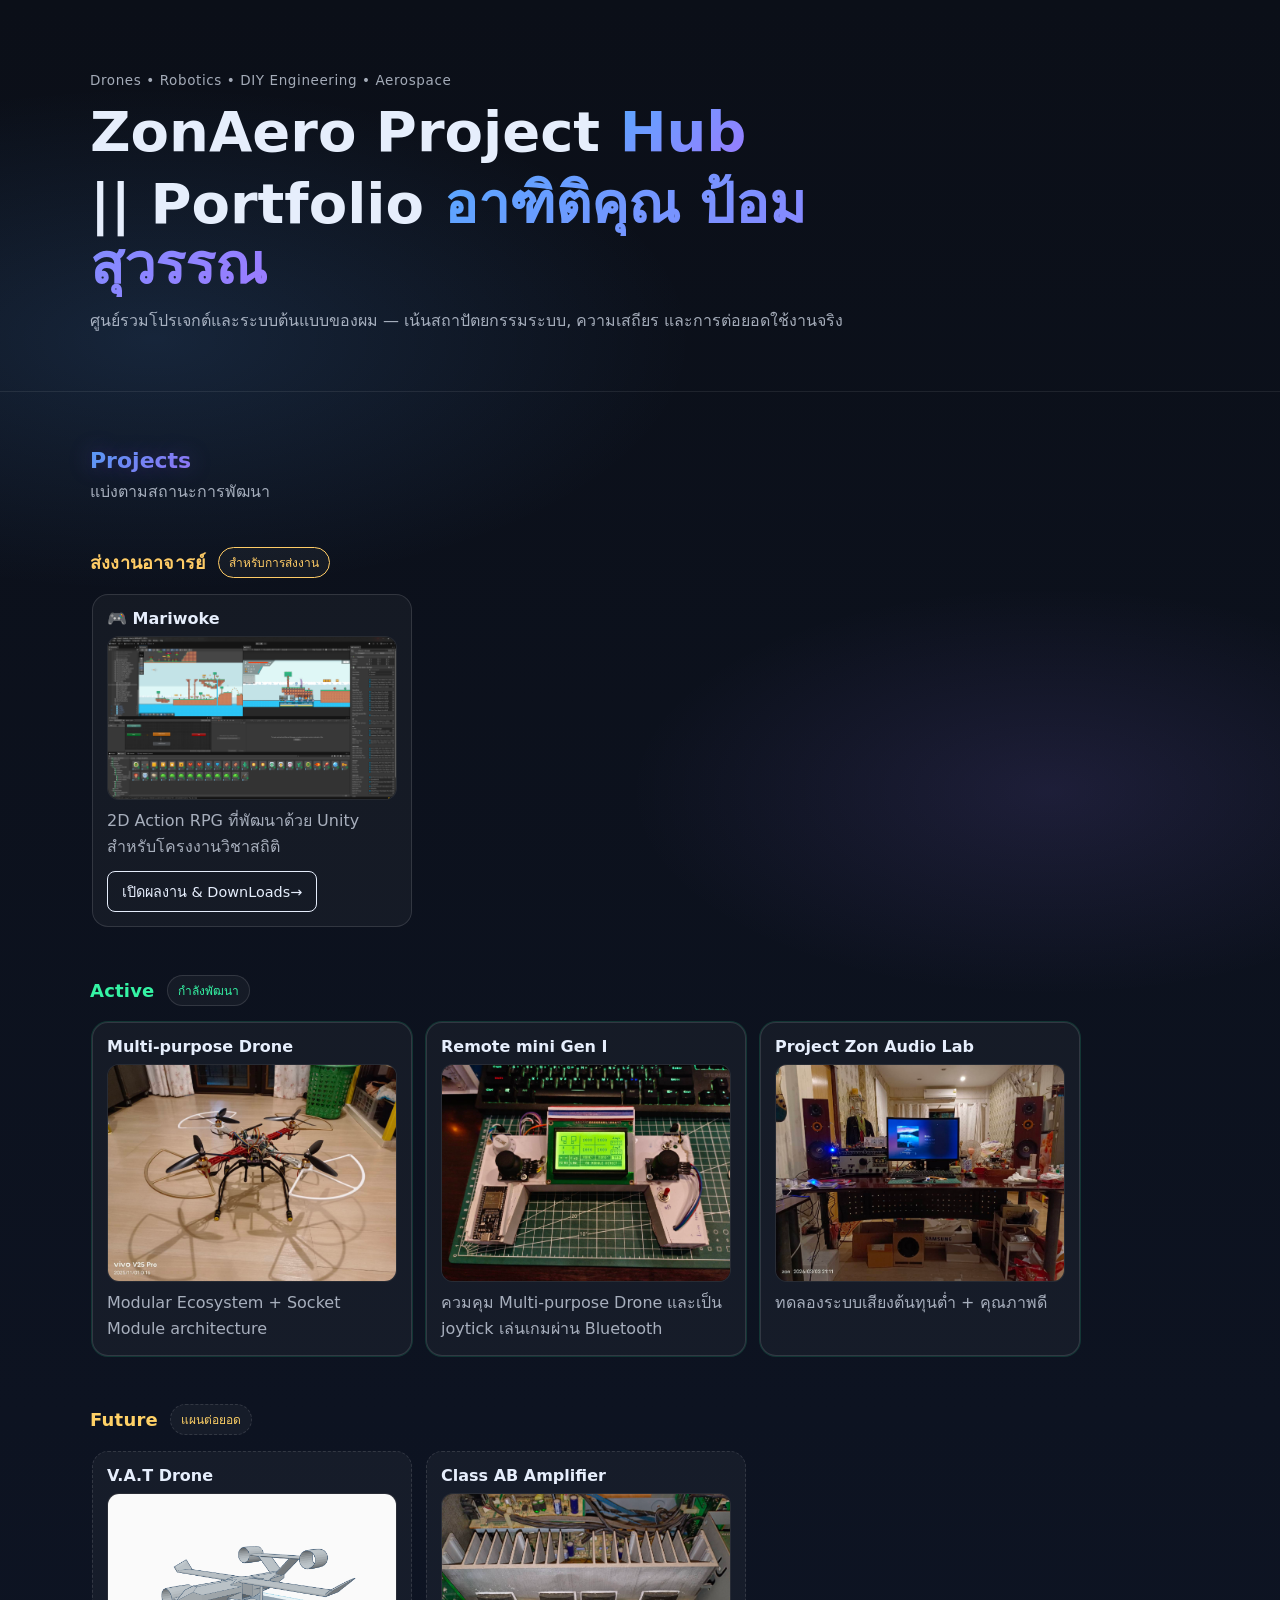
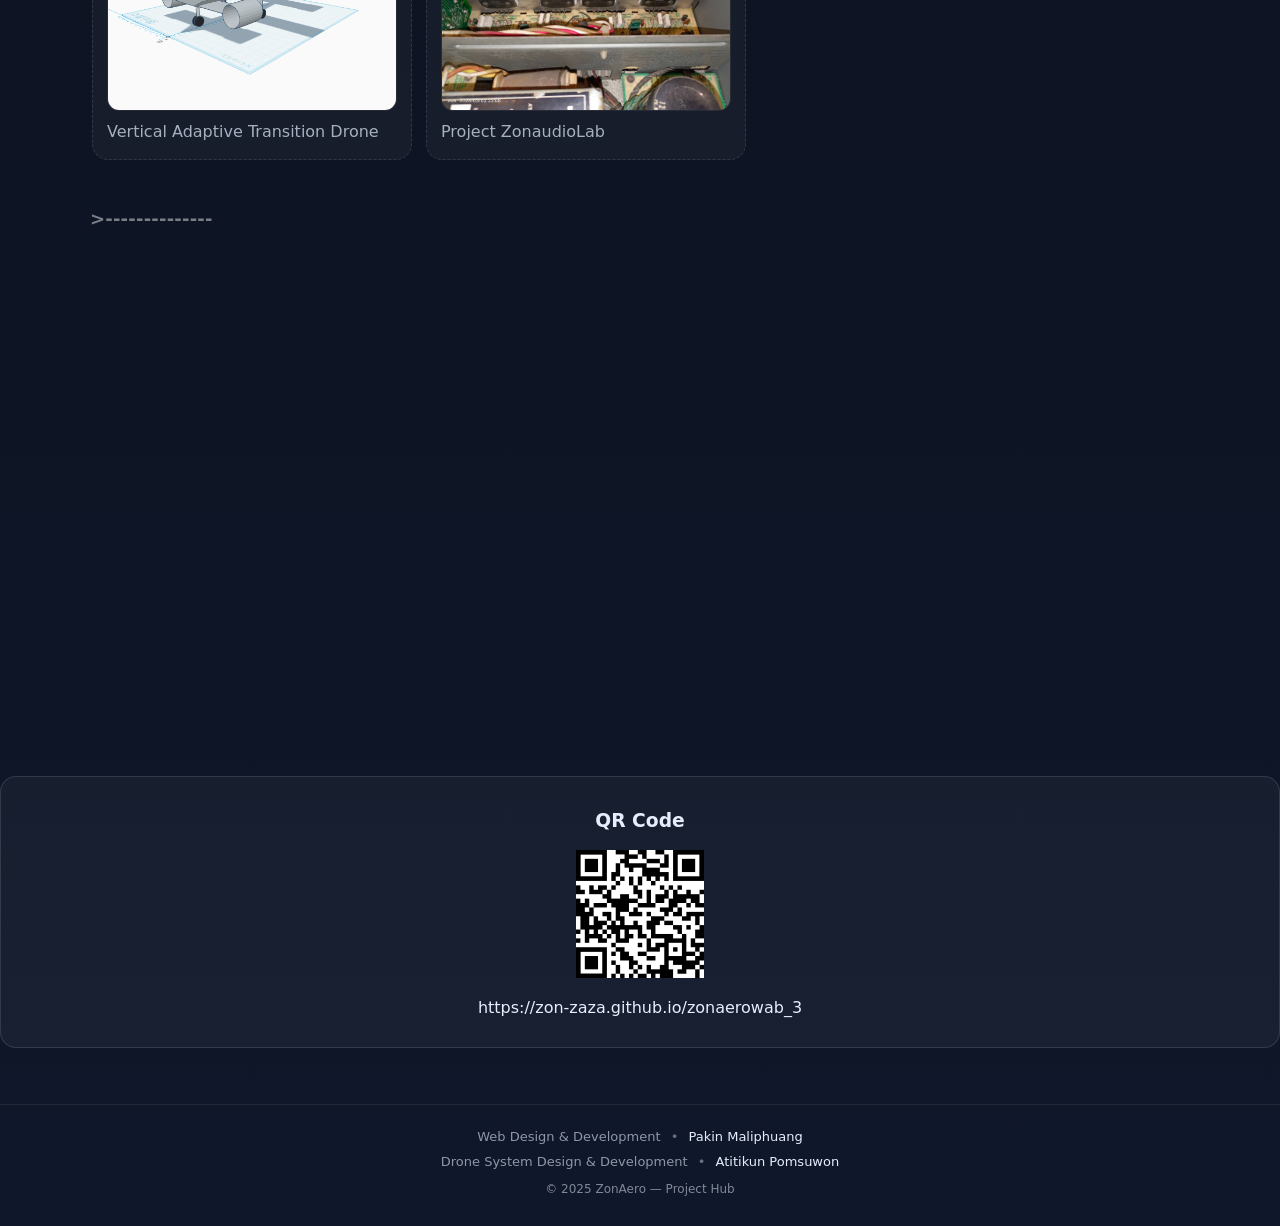
<file: index.html>
<!doctype html>
<html lang="th">
<head>
  <meta charset="UTF-8" />
  <meta name="viewport" content="width=device-width, initial-scale=1.0" />
  <title>ZonAero | Project Hub</title>
  <link rel="stylesheet" href="index.css" />
</head>

<body>
  <script src="index.js"></script>
  <audio id="bootSound" preload="auto">
    <source src="audio/boost.mp3" type="audio/mpeg">
  </audio>
  <!-- HERO (Compact + Bigger Text) -->
  <header class="hero hero-compact" id="top">
    <div class="container">
      <div class="hero-mini reveal">
        <div class="hero-eyebrow">
          Drones • Robotics • DIY Engineering • Aerospace
        </div>

        <h1 class="hero-title">
          ZonAero Project <span>Hub</span>
        </h1>

        <h1 class="hero-title">
          || Portfolio <span>อาฑิติคุณ ป้อมสุวรรณ</span>
        </h1>

        <p class="hero-sub">
          ศูนย์รวมโปรเจกต์และระบบต้นแบบของผม — เน้นสถาปัตยกรรมระบบ,
          ความเสถียร และการต่อยอดใช้งานจริง
        </p>
      </div>
    </div>
  </header>

  <main>
    <!-- PROJECTS -->
    <section class="section" id="projects">
      <div class="container">
        <h2 class="section-title reveal"><span class="bluetexT">Projects</span></h2>
        <p class="section-desc reveal">
          แบ่งตามสถานะการพัฒนา
        </p>

          <div class="hlist" aria-label="Active projects">

        </div>
        <!-- SUBMISSION -->
        <div class="block reveal">
          <div class="block-head">
            <h3 class="block-title submission">ส่งงานอาจารย์</h3>
            <span class="block-tag submission">สำหรับการส่งงาน</span>
          </div>

        <div class="hlist" aria-label="Teacher Submission">

          <a class="card-link" href="Mariwoke.html">
            <div class="card project submission">
              <h3>🎮 Mariwoke</h3>

          <img
            src="images/Mariwoke.png"
            alt="Mariwoke Game"
          >

          <p>
            2D Action RPG ที่พัฒนาด้วย Unity
            สำหรับโครงงานวิชาสถิติ
          </p>

          <span class="submission-button">
            เปิดผลงาน & DownLoads→
          </span>
        </div>
      </a>

    </div>
  </div>
        <!-- ACTIVE -->
        <div class="block reveal">
          <div class="block-head">
            <h3 class="block-title active">Active</h3>
            <span class="block-tag active">กำลังพัฒนา</span>
          </div>

          <div class="hlist" aria-label="Active projects">
            <a class="card-link" href="Multi_purpose_drone_infor.html">
              <div class="card project active">
                <h3>Multi-purpose Drone</h3>
                <img src="images/Multi_purpose_Drone.jpg" alt="Multi-purpose Drone">
                <p>Modular Ecosystem + Socket Module architecture</p>
              </div>
            </a>

            <a class="card-link" href="Remote_mini_gen2_infor.html">
              <div class="card project active">
                <h3>Remote mini Gen I</h3>
                <img src="images/Remote_mini_gen2.jpg" alt="Zon Audio Lab">
                <p>ควมคุม Multi-purpose Drone และเป็น joytick เล่นเกมผ่าน Bluetooth</p>
              </div>
            </a>

            <div class="card project active">
              <h3>Project Zon Audio Lab</h3>
              <img src="images/ZonaudioLab.jpg" alt="Zon Audio Lab">
              <p>ทดลองระบบเสียงต้นทุนต่ำ + คุณภาพดี</p>
            </div>
          </div>
        </div>

        <!-- FUTURE -->
<div class="block reveal">

  <div class="block-head">
    <h3 class="block-title future">Future</h3>
    <span class="block-tag future">แผนต่อยอด</span>
  </div>

  <div class="hlist" aria-label="Future projects">

    <div class="card project future">
      <h3>V.A.T Drone</h3>
      <img src="images/vat-drone.jpg" alt="VAT Drone">
      <p>Vertical Adaptive Transition Drone</p>
    </div>

    <div class="card project future">
      <h3>Class AB Amplifier</h3>
      <img src="images/ClassABAmp.jpg" alt="Class AB Amplifier">
      <p>Project ZonaudioLab</p>
    </div>

  </div>

</div>
        
        <div class="container"> 
          <h3 class="block-title inactive">>--------------</h3>
        </div>

        <!-- INACTIVE -->
        <div class="block reveal">
          <div class="block-head">
            <h3 class="block-title inactive">Inactive</h3>
            <span class="block-tag inactive">พักไว้</span>
          </div>

          <div class="hlist" aria-label="Inactive projects">
            <!-- ถ้าคุณยังอยากเก็บ cockpit เป็น inactive ใส่ไว้ได้ -->
            <a class="card-link" href="VAT_Drone_Controll.html">
              <div class="card project inactive">
                <h3>V.A.T Drone Cockpit</h3>
                <p>หน้า cockpit สำหรับควบคุม/มอนิเตอร์ (ต้นแบบ)</p>
              </div>
            </a>

            <div class="card project inactive">
              <h3>Drone Remote gen I</h3>
              <img src="images/Multi_purpose_Remote.jpg" alt="Drone Remote gen I">
              <p>รีโมทรุ่นแรก</p>
            </div>

            <div class="card project inactive">
              <h3>Multi-purpose Remote gen II</h3>
              <img src="images/Remote_gen_2.jpg" alt="Multi-purpose Remote gen II">
              <p>รีโมทอเนกประสงค์</p>
            </div>

            <div class="card project inactive">
              <h3>Obstacle Avoid Robot</h3>
              <img src="images/what_the_fuxk.jpg" alt="Obstacle Avoid Robot">
              <p>โปรเจกต์ทดลอง</p>
            </div>

            <div class="card project inactive">
              <h3>สถานีตรวจวัดภัยธรรมชาติ</h3>
              <img src="images/plan_B.jpg" alt="Disaster Monitoring Station">
              <p>แนวคิดสถานีตรวจวัดภัยธรรมชาติ (Plan B)</p>
            </div>
          </div>
        </div>

      </div>
    </section>

    <section class="section">
      <div class="center">
        <h3>QR Code</h3>
        <img src="ZonAeroWab_3_QRCode_Main.png" alt="Zon Audio Lab">
        <p>https://zon-zaza.github.io/zonaerowab_3</p>
      </div>
    </section>

  </main>

  <footer>
  <div class="container footer-credit">

    <div class="credit-line">
      <span class="role">Web Design & Development</span>
      <span class="dot">•</span>
      <span class="name">Pakin Maliphuang</span>
    </div>

    <div class="credit-line">
      <span class="role">Drone System Design & Development</span>
      <span class="dot">•</span>
      <span class="name">Atitikun Pomsuwon</span>
    </div>

    <p class="copyright">
      © 2025 ZonAero — Project Hub
    </p>

  </div>
</footer>
</body>
</html>
</file>
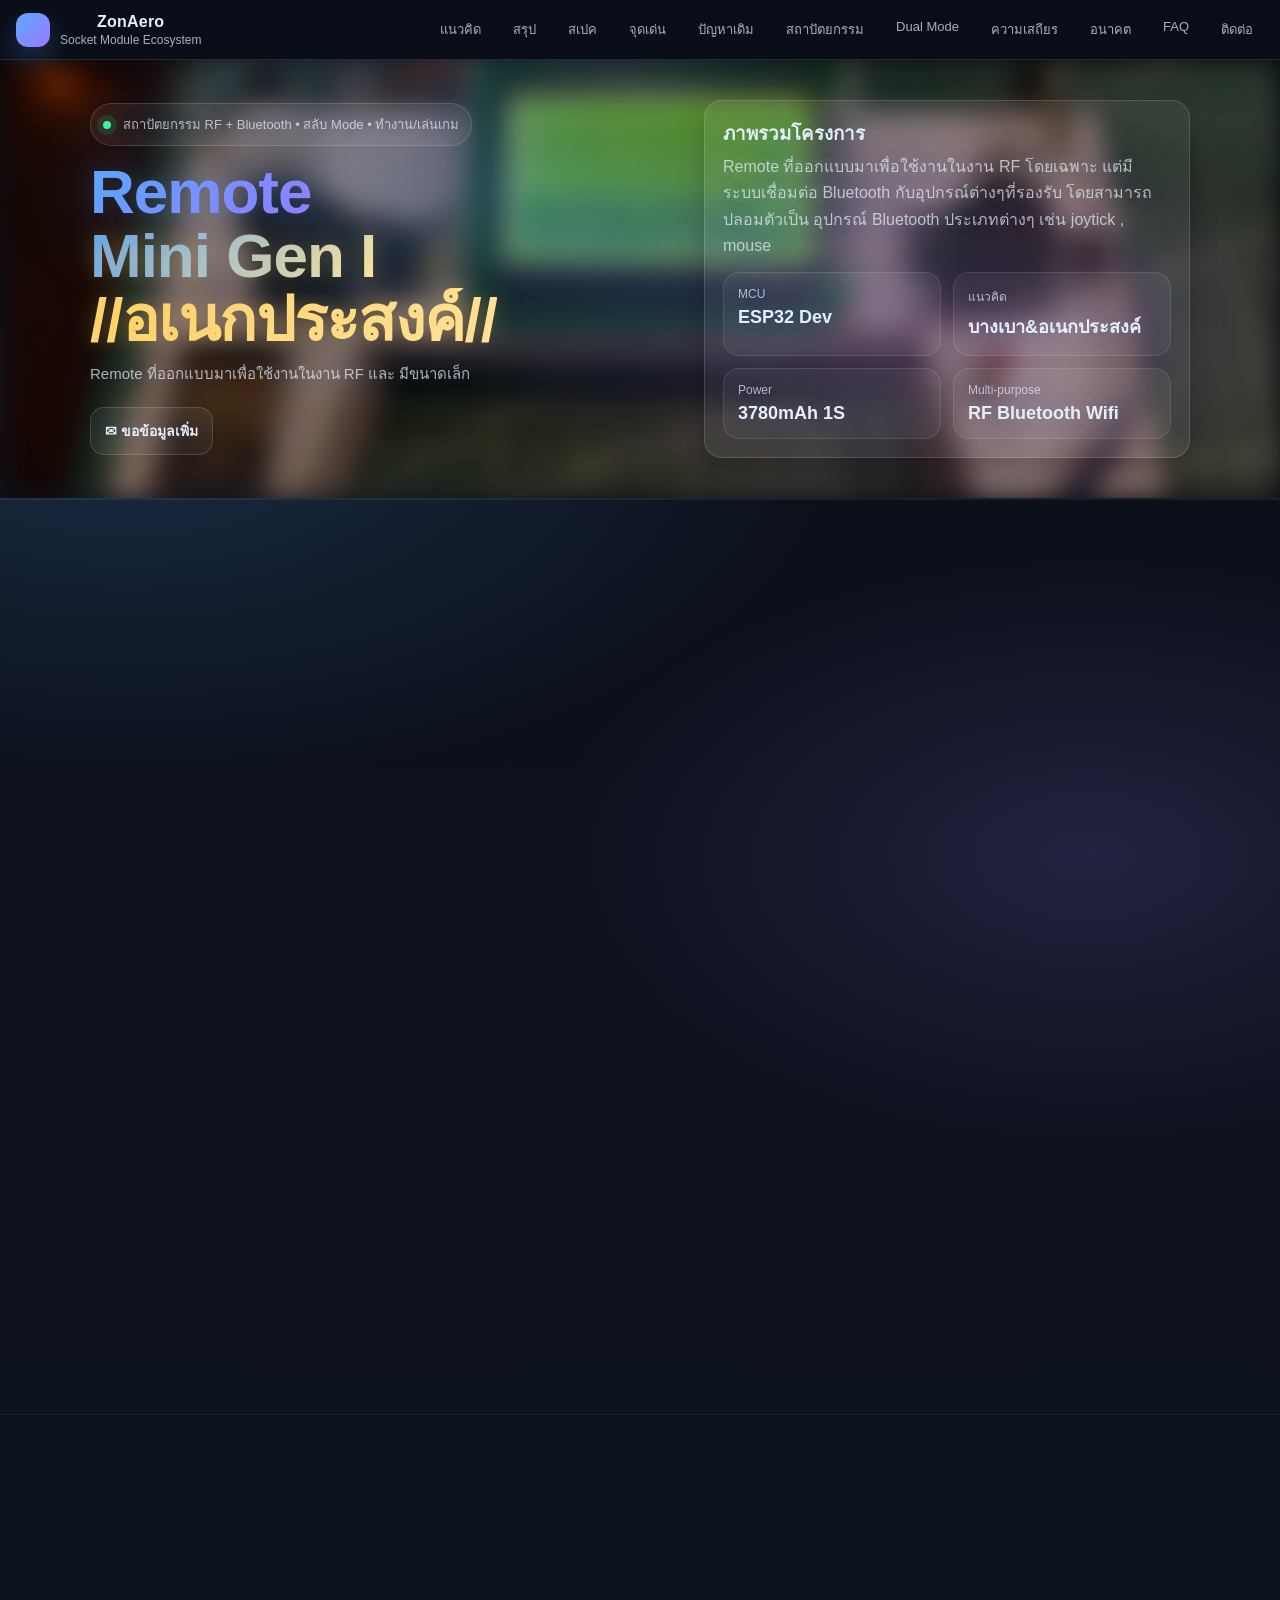
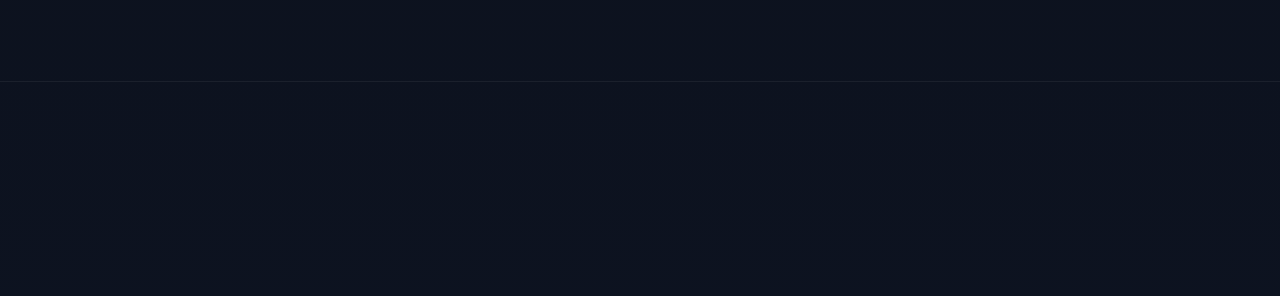
<file: Remote_mini_gen2_infor.html>
<!doctype html>
<html lang="th">
<head>
  <meta charset="UTF-8" />
  <meta name="viewport" content="width=device-width, initial-scale=1.0" />
  <title>ZonAero | Modular Drone Ecosystem</title>
  <link rel="stylesheet" href="Remote_mini_gen2_infor.css" />
</head>

<body>
  <!-- NAV -->
  <nav class="topnav reveal" data-delay="1">
    <a class="brand" href="index.html">
      <div class="brand-badge" aria-hidden="true"></div>
      <div>
        <div class="brand-title">ZonAero</div>
        <div class="brand-sub">Socket Module Ecosystem</div>
      </div>
    </a>

    <div class="navlinks">
      <a href="#concept">แนวคิด</a>
      <a href="#summary">สรุป</a>
      <a href="#infor">สเปค</a>
      <a href="#key-features">จุดเด่น</a>
      <a href="#problem">ปัญหาเดิม</a>
      <a href="#architecture">สถาปัตยกรรม</a>
      <a href="#Dual_Mode">Dual Mode</a>
      <a href="#reliability">ความเสถียร</a>
      <a href="#future">อนาคต</a>
      <a href="#faq">FAQ</a>
      <a href="#contact">ติดต่อ</a>
    </div>
  </nav>

<!-- HERO -->
  <header class="hero" id="top">
    <!-- HeroBG: แบบไม่ fixed (ตามที่คุณต้องการก่อนหน้า) -->
    <div class="hero-bg reveal zoom" data-delay="1" aria-hidden="true"></div>

    <div class="container hero-inner">
      <div>
        <div class="hero-kicker reveal" data-delay="2">
          <span class="dot" aria-hidden="true"></span>
          สถาปัตยกรรม RF + Bluetooth • สลับ Mode • ทำงาน/เล่นเกม
        </div>

        <h1 class="hero-title reveal" data-delay="3">
          <span class="hero-accent">Remote</span><br/>
          <span class="Aerogold">Mini Gen I</span>
          <span class="gold">//อเนกประสงค์//</span>
        </h1>

        <p class="hero-sub reveal" data-delay="4">
            Remote ที่ออกแบบมาเพื่อใช้งานในงาน RF และ มีขนาดเล็ก
        </p>

        <div class="hero-actions reveal" data-delay="5">
          <a class="btn" href="#contact">✉ ขอข้อมูลเพิ่ม</a>
        </div>
      </div>

      <aside class="hero-card reveal right" data-delay="3">
        <h3 style="margin:0 0 6px;">ภาพรวมโครงการ</h3>
        <p style="margin:0;color:rgba(230,238,252,.72);line-height:1.65;">
          Remote ที่ออกแบบมาเพื่อใช้งานในงาน RF โดยเฉพาะ แต่มีระบบเชื่อมต่อ Bluetooth กับอุปกรณ์ต่างๆที่รองรับ
            โดยสามารถปลอมตัวเป็น อุปกรณ์ Bluetooth ประเภทต่างๆ เช่น joytick , mouse
        </p>

        <div class="statgrid">
          <div class="stat"><div class="k">MCU</div><div class="v">ESP32 Dev</div></div>
          <div class="stat"><div class="k">แนวคิด</div><div class="v">บางเบา&อเนกประสงค์</div></div>
          <div class="stat"><div class="k">Power</div><div class="v">3780mAh 1S</div></div>
          <div class="stat"><div class="k">Multi-purpose</div><div class="v">RF Bluetooth Wifi</div></div>
        </div>
      </aside>
    </div>
  </header>

  <main>
    <!-- =========================
         (0) NEW: แนวคิดโครงการ (5W1H) - ภาษาไทย + ป้องกันความลับ
    ========================== -->
    <section class="section" id="concept">
      <div class="container">
        <h2 class="section-title reveal" data-delay="1">
          <span class="Aerogold">แนวคิดของโครงการ</span>
        </h2>
        <div class="card reveal" data-delay="2">
          <p class="paragraph">
            ออกแบบ Remote ที่ใช้ในงาน RF 2.4-2.5Ghz (คลื่นวิทยุ) และ สามารถใช้งานในคลื่นวิทยุอื่นได้ด้วย เช่น Bluetooth (Bluetooth 4.2) หรือ Wifi (2.4Ghz)
          </p>
        </div>
      </div>
    </section>

    <section class="section" id="summary">
      <div class="container">
        <h2 class="section-title reveal" data-delay="1">
          <span class="gold">สรุปโครงการ</span>
        </h2>
        <div class="card reveal" data-delay="2">
          <p class="paragraph">
            <span class="gold">อเนกประสงค์</span>
          </p>
        </div>
      </div>
    </section>

    <section class="section" id="infor">
      <div class="container">
        <h2 class="section-title reveal" data-delay="1">
          <span class="Aeroblue">สเปค</span>
        </h2>
        <p class="section-desc reveal" data-delay="2">
          คุณสมบัติระดับสถาปัตยกรรม
        </p>

        <div class="grid3">
          <div class="card reveal left" data-delay="1">
            <h3>Display</h3>
            <p>
               •จอแสดงผลขนาด 128*64px (4096px)
               •สถาปัตยกรรม Liquid Crystal Display (LCD)
               •ปรับความสว่างด้วย PWM ถึง 1024 ระดับ
            </p>
            <div class="pill">⚙️ Stable Core</div>
          </div>

          <div class="card reveal" data-delay="2">
            <h3>Button & Toggle Switch</h3>
            <p>แยกส่วนภารกิจออกจากการบิน ทำให้พัฒนา/ทดสอบ/สลับภารกิจได้เร็ว</p>
            <div class="pill">🧩 Subsystem</div>
          </div>

          <div class="card reveal right" data-delay="3">
            <h3>Analog input</h3>
            <p>ประกาศ “ตัวตน + ความสามารถของ Module” เพื่อให้ระบบจัดการได้อัตโนมัติ</p>
            <div class="pill">🧾 Discovery</div>
          </div>

          <div class="card reveal left" data-delay="1">
            <h3>การสื่อสารเน้นความเสถียร</h3>
            <p>กลไกยืนยัน/ลองใหม่แบบมีขอบเขต โดยต่อย่อดมาจาก Protocol (CRC16-CCITT)</p>
            <div class="pill">📡 Reliable Link</div>
          </div>

          <div class="card reveal" data-delay="2">
            <h3>แยกระบบไฟ</h3>
            <p>แยกไฟ Logic และ Payload เพื่อลดผลกระทบต่อ Flight core</p>
            <div class="pill">🔌 Power Domains</div>
          </div>

          <div class="card reveal right" data-delay="3">
            <h3>การสื่อสารเน้นความเสถียร</h3>
            <p>รองรับโมดูลจากหลายผู้พัฒนา ภายใต้ข้อกำหนดเดียวกัน</p>
            <div class="pill">🧑‍💻 Extensible</div>
          </div>
        </div>
      </div>
    </section>

    <section class="section" id="contact">
      <h2><span class="dot">•</span>  Contact</h2>
      <h3>iabqosochqjz@gmail.com</h3>
    </section>

  </main>
  <script src="Remote_mini_gen2_infor.js"></script>
</body>
</file>
<file: index.css>
:root{
  --bg:#0b0f18;
  --bg2:#0f172a;
  --text:#e6eefc;
  --muted: rgba(230,238,252,.7);
  --line: rgba(255,255,255,.12);
  --brand:#5aa7ff;
  --brand2:#9b7bff;

  --active:#35f3a4;
  --future:#ffd166;
  --inactive:rgba(255,255,255,.45);

  --radius:16px;
}

*{ box-sizing:border-box; }

html{
  overflow-x:hidden;
  overflow-y:auto;
  scroll-behavior:auto;
}

body{
  margin:0;
  font-family: system-ui, Arial, sans-serif;
  background:
    radial-gradient(900px 420px at 12% 12%, rgba(90,167,255,.14), transparent 60%),
    radial-gradient(700px 340px at 82% 28%, rgba(155,123,255,.12), transparent 60%),
    linear-gradient(180deg, var(--bg), var(--bg2));
  color:var(--text);
}

/* ---------- HERO (compact แต่ใหญ่ขึ้น) ---------- */
.hero-compact{
  padding: 72px 0 56px;
  border-bottom: 1px solid rgba(255,255,255,.08);
}

.container{
  width:min(1100px, 92vw);
  margin:auto;
}

.hero-mini{
  max-width: 860px;
}

.hero-eyebrow{
  font-size: 13.5px;
  letter-spacing: .6px;
  color: var(--muted);
  margin-bottom: 14px;
}

.hero-title{
  margin:0 0 12px;
  font-size: clamp(36px, 5.2vw, 56px);
  line-height: 1.08;
}

.hero-title span{
  background: linear-gradient(135deg, var(--brand), var(--brand2));
  -webkit-background-clip:text;
  background-clip:text;
  color:transparent;
}

.hero-sub{
  margin:0;
  color: var(--muted);
  line-height: 1.75;
  max-width: 760px;
  font-size: 16px;
}

/* ---------- Sections ---------- */
.section{
  padding: 56px 0;
}

.section-title{
  margin:0 0 6px;
  font-size: 22px;
}

.section-desc{
  margin:0 0 24px;
  color: var(--muted);
  line-height: 1.6;
}

/* กัน parent ปิดการเลื่อนโดยไม่ตั้งใจ */
.section, .container, .block{
  overflow: visible;
}

/* ---------- Blocks ---------- */
.block{ margin-bottom: 36px; }

.block-head{
  display:flex;
  align-items:center;
  gap:12px;
  margin-bottom: 10px;
}

.block-title{
  margin:0;
  font-size: 18px;
  letter-spacing: .2px;
}

.block-title.active{ color: var(--active); }
.block-title.future{ color: var(--future); }
.block-title.inactive{ color: var(--inactive); }

.block-tag{
  font-size: 12px;
  padding: 5px 10px;
  border-radius: 999px;
  border:1px solid var(--line);
  background: rgba(255,255,255,.04);
}

.block-tag.active{ color: var(--active); }
.block-tag.future{ color: var(--future); border-style:dashed; }
.block-tag.inactive{ color: var(--inactive); }

/* ---------- Horizontal list (FIX: เลื่อนได้จริง) ---------- */
.hlist{
  display:flex;
  gap:14px;

  overflow-x: auto !important;
  overflow-y: hidden;

  padding: 6px 2px 12px;

  /* ลื่นบนมือถือ/ทัชแพด */
  -webkit-overflow-scrolling: touch;
  scroll-behavior: smooth;

  /* สำคัญ: ให้ gesture ไปทาง X ได้จริง */
  touch-action: pan-x;
  overscroll-behavior-x: contain;

  /* snap ให้ดูพรีเมียม */
  scroll-snap-type:x mandatory;
}

.hlist > *{
  flex: 0 0 auto;         /* สำคัญ: กันยุบ */
  scroll-snap-align:start;
}

/* scrollbar แนวนอนแบบสุภาพ */
.hlist::-webkit-scrollbar{ height: 8px; }
.hlist::-webkit-scrollbar-track{ background: transparent; }
.hlist::-webkit-scrollbar-thumb{
  background: rgba(255,255,255,.14);
  border-radius: 999px;
}

/* ---------- Cards ---------- */
.card{
  width: min(320px, 82vw);
  border:1px solid rgba(255,255,255,.12);
  border-radius: var(--radius);
  padding:14px;
  background: rgba(255,255,255,.04);
  transition: transform .18s ease, border-color .18s ease, background .18s ease, opacity .18s ease;
}

.card:hover{
  transform: translateY(-2px);
  border-color: rgba(255,255,255,.20);
  background: rgba(255,255,255,.06);
}

.card h3{ margin:0 0 8px; font-size: 16px; }
.card p{ margin:8px 0 0; color: var(--muted); line-height: 1.6; }

.project img{
  width:100%;
  height:auto;
  border-radius: 12px;
  margin-top: 8px;
  display:block;
  border: 1px solid rgba(255,255,255,.10);
  background: rgba(0,0,0,.25);
}

.card-link{
  text-decoration:none;
  color: inherit;
  display:block;
}

.center {
  text-align: center;
  border:1px solid rgba(255,255,255,.12);
  border-radius: var(--radius);
  padding:14px;
  background: rgba(255,255,255,.04);
  transition: transform .18s ease, border-color .18s ease, background .18s ease, opacity .18s ease;
}

/* state differences */
.card.active{ box-shadow: 0 0 0 1px rgba(53,243,164,.16); }
.card.future{ border-style:dashed; }
.card.inactive{ opacity:.55; }
.card.inactive:hover{ opacity:.78; }

/* ---------- Footer ---------- */
footer{
  border-top:1px solid rgba(255,255,255,.08);
  padding:18px 0;
  color:var(--muted);
  font-size: 13px;
}

/* ---------- Reveal ---------- */
.reveal{
  opacity:0;
  transform:translateY(18px);
  transition: opacity .55s ease, transform .55s ease;
  will-change: opacity, transform;
}
.reveal.show{
  opacity:1;
  transform:none;
}

/* ---------- Mobile ---------- */
@media (max-width: 600px){
  .hero-compact{ padding: 60px 0 44px; }
  .hero-title{ font-size: clamp(34px, 8vw, 46px); }
  .hero-sub{ font-size: 15px; }
  .section{ padding: 46px 0; }
}
/* ---------- Popular Credit Style ---------- */
.footer-credit{
  text-align:center;
  font-size:13px;
  color:var(--muted);
}

.credit-line{
  margin: 4px 0;
  line-height: 1.6;
}

.credit-line .role{
  opacity:.85;
}

.credit-line .dot{
  margin: 0 6px;
  opacity:.6;
}

.credit-line .name{
  color: var(--text);
  font-weight: 500;
}

.copyright{
  margin-top: 10px;
  font-size:12px;
  opacity:.75;
}

.bluetexT{
  background: linear-gradient(135deg, rgba(90,167,255,.95), rgba(155,123,255,.95));
  -webkit-background-clip: text;
  background-clip:text;
  color: transparent;
  font-weight: 900;
  text-shadow: 0 0 22px rgba(135, 102, 255, 0.336);
}

/* =========================
   TEACHER SUBMISSION
   ========================= */

.block-title.submission {
  color: #ffcc66;
}

.block-tag.submission {
  color: #ffcc66;
  border-color: #ffcc66;
}

.card.project.submission {
  cursor: pointer;
}

.submission-button {
  display: inline-block;
  margin-top: 12px;
  padding: 8px 14px;
  border: 1px solid currentColor;
  border-radius: 8px;
  font-size: 0.9rem;
}
.download-buttons {
  display: flex;
  flex-wrap: wrap;
  gap: 12px;
  margin-top: 20px;
}

.download-button {
  display: inline-block;
  padding: 12px 20px;

  border: 1px solid currentColor;
  border-radius: 10px;

  text-decoration: none;
  font-weight: 600;

  transition: 0.2s ease;
}

.download-button:hover {
  transform: translateY(-2px);
  opacity: 0.8;
}
.game-media {
  width: 100%;
  max-width: 760px;
  margin: 0 auto;
}

.game-video {
  display: block;
  width: 100%;
  aspect-ratio: 16 / 9;

  object-fit: cover;

  border-radius: 14px;
  border: 1px solid rgba(255, 255, 255, 0.12);

  background: #080d18;

  box-shadow:
    0 10px 40px rgba(0, 0, 0, 0.35);
}

.media-caption {
  margin-top: 10px;
  text-align: center;

  font-size: 0.9rem;
  opacity: 0.65;
}

.game-media {
  width: 100%;
  max-width: 760px;
  margin: 0 auto;
}

.game-preview,
.game-video {
  display: block;
  width: 100%;
  aspect-ratio: 16 / 9;

  object-fit: cover;

  border-radius: 14px;
  background: #080d18;

  border: 1px solid rgba(255, 255, 255, 0.12);

  margin-bottom: 16px;
}

.media-caption {
  text-align: center;
  opacity: 0.65;
  font-size: 0.9rem;
}

.mariwoke-layout {
  width: 100%;
  display: grid;

  grid-template-columns: 260px minmax(0, 1fr);

  gap: 24px;
  align-items: start;
}

.mariwoke-info {
  width: 100%;
}

.game-media {
  width: 100%;
  min-width: 0;
}
</file>
<file: Remote_mini_gen2_infor.css>
:root{
  --bg:#0b0f18;
  --bg2:#0f172a;
  --text:#e6eefc;
  --muted: rgba(230,238,252,.72);
  --line: rgba(255,255,255,.12);
  --brand:#5aa7ff;
  --brand2:#9b7bff;
  --good:#35f3a4;
  --radius: 18px;
}

*,
*::before,
*::after{ box-sizing:border-box; }

html,body{
  width:100%;
  min-height:100%;
  margin:0;
  padding:0;
  overflow-x:hidden;
  scroll-behavior:smooth;
}

body{
  font-family: Arial, sans-serif;
  background: radial-gradient(1200px 600px at 10% 10%, rgba(90,167,255,.18), transparent 60%),
              radial-gradient(900px 500px at 85% 20%, rgba(155,123,255,.16), transparent 60%),
              linear-gradient(180deg, var(--bg), var(--bg2));
  color: var(--text);
  text-align:center;
}

/* =========================
   Reveal animation
========================= */
.reveal{
  opacity:0;
  transform:translateY(34px);
  transition:opacity .75s ease, transform .75s ease;
  will-change:opacity, transform;
}
.reveal.show{ opacity:1; transform:translateY(0); }
.reveal.zoom{ transform:scale(.96); }
.reveal.zoom.show{ transform:scale(1); }
.reveal.left{ transform:translateX(-40px); }
.reveal.left.show{ transform:translateX(0); }
.reveal.right{ transform:translateX(40px); }
.reveal.right.show{ transform:translateX(0); }
.reveal[data-delay="1"]{ transition-delay:.05s; }
.reveal[data-delay="2"]{ transition-delay:.12s; }
.reveal[data-delay="3"]{ transition-delay:.18s; }
.reveal[data-delay="4"]{ transition-delay:.25s; }
.reveal[data-delay="5"]{ transition-delay:.32s; }

@media (prefers-reduced-motion: reduce){
  .reveal, .reveal.show{
    transition:none !important;
    transform:none !important;
    opacity:1 !important;
  }
}

/* =========================
   Topnav
========================= */
.topnav{
  position: sticky;
  top: 0;
  z-index: 50;
  display:flex;
  align-items:center;
  justify-content:space-between;
  gap: 12px;
  padding: 10px 16px;
  border-bottom: 1px solid var(--line);
  background: rgba(10,14,24,.55);
  backdrop-filter: blur(14px);
}

.brand{
  display:flex;
  align-items:center;
  gap:10px;
  text-decoration:none;
  color: var(--text);
}
.brand-badge{
  width: 34px;
  height: 34px;
  border-radius: 12px;
  background: linear-gradient(135deg, var(--brand), var(--brand2));
  box-shadow: 0 12px 30px rgba(90,167,255,.28);
}
.brand-title{ font-weight: 800; letter-spacing: .2px; }
.brand-sub{ font-size: 12px; color: var(--muted); margin-top: 2px; }

.navlinks{
  display:flex;
  gap: 10px;
  flex-wrap:wrap;
  justify-content:flex-end;
}
.navlinks a{
  color: var(--muted);
  text-decoration:none;
  font-size: 13px;
  padding: 8px 10px;
  border: 1px solid transparent;
  border-radius: 12px;
  transition: transform .18s ease, border-color .18s ease, color .18s ease, background .18s ease;
}
.navlinks a:hover{
  color: var(--text);
  border-color: var(--line);
  background: rgba(255,255,255,.05);
  transform: translateY(-1px);
}

/* =========================
   Layout
========================= */
.container{
  width:min(1100px, 92vw);
  margin: 0 auto;
  text-align:left;
}
.section{
  padding: 70px 0;
  border-top: 1px solid rgba(255,255,255,.06);
}
.section-title{
  font-size: clamp(26px, 3.2vw, 40px);
  margin: 0 0 10px;
  letter-spacing: -.5px;
}
.section-desc{
  margin: 0 0 24px;
  color: var(--muted);
  line-height: 1.6;
}
.paragraph{
  margin: 0;
  color: rgba(230,238,252,.78);
  line-height: 1.85;
}

/* Notice (Public-safe) */
.notice{
  margin-top: 14px;
  padding: 14px 16px;
  border-radius: 16px;
  border: 1px dashed rgba(255,255,255,.20);
  background: rgba(255,255,255,.05);
  color: rgba(230,238,252,.78);
  line-height: 1.6;
}

/* =========================
   HERO (not fixed)
========================= */
.hero{
  position:relative;
  width:100vw;
  height: 100%;
  overflow:hidden;
  border-bottom: 1px solid rgba(255,255,255,.06);
}
.hero-bg{
  position:absolute;
  inset:0;
  width:100%;
  height:100%;
  background: url("images/Remote_mini_gen2.jpg") center/cover no-repeat;
  filter: blur(26px);
  transform: scale(1.12);
  opacity: .85;
  z-index: 0;
}
.hero::after{
  content:"";
  position:absolute;
  inset:0;
  background: radial-gradient(800px 400px at 40% 30%, rgba(90,167,255,.30), transparent 60%),
              radial-gradient(700px 360px at 70% 60%, rgba(155,123,255,.24), transparent 60%),
              rgba(0,0,0,.40);
  z-index: 1;
}
.hero-inner{
  position: relative;
  z-index: 2;
  height: 100%;
  display:grid;
  grid-template-columns: 1.1fr .9fr;
  gap: 20px;
  align-items:center;
  padding: 40px 0;
  text-shadow: 0 0 28px rgba(90,167,255,.25);
}

.hero-kicker{
  display:inline-flex;
  align-items:center;
  gap:12px;
  padding: 10px 12px;
  border: 1px solid rgba(255,255,255,.14);
  background: rgba(255,255,255,.06);
  border-radius: 999px;
  color: var(--muted);
  font-size: 13px;
}
.dot{
  width: 8px;
  height: 8px;
  border-radius: 99px;
  background: var(--good);
  box-shadow: 0 0 0 6px rgba(53,243,164,.12);
}
.hero-title{
  font-size: clamp(34px, 5vw, 62px);
  margin: 14px 0 10px;
  letter-spacing: -1px;
  line-height: 1.03;
}
.hero-accent{
  background: linear-gradient(135deg, var(--brand), var(--brand2));
  -webkit-background-clip: text;
  background-clip: text;

  -webkit-text-fill-color: transparent;
  color: transparent;

  font-weight: 900;
  display: inline-block;
}
.hero-sub{
  color: var(--muted);
  line-height: 1.7;
  margin: 0 0 20px;
  font-size: 15px;
}
.hero-actions{
  display:flex;
  gap: 12px;
  flex-wrap:wrap;
}
.btn{
  display:inline-flex;
  align-items:center;
  justify-content:center;
  gap:10px;
  padding: 12px 14px;
  border-radius: 14px;
  border: 1px solid rgba(255,255,255,.14);
  background: rgba(255,255,255,.06);
  color: var(--text);
  text-decoration:none;
  font-weight: 700;
  font-size: 14px;
  transition: transform .18s ease, background .18s ease, border-color .18s ease;
}
.btn:hover{
  transform: translateY(-2px);
  border-color: rgba(255,255,255,.22);
  background: rgba(255,255,255,.08);
}
.btn.primary{
  border-color: transparent;
  background: linear-gradient(135deg, rgba(90,167,255,.95), rgba(155,123,255,.95));
}

.hero-card{
  border: 1px solid rgba(255,255,255,.14);
  background: rgba(255,255,255,.06);
  border-radius: var(--radius);
  padding: 18px;
  box-shadow: 0 20px 50px rgba(0,0,0,.25);
}
.statgrid{
  display:grid;
  grid-template-columns: repeat(2, 1fr);
  gap: 12px;
  margin-top: 12px;
}
.stat{
  border: 1px solid rgba(255,255,255,.10);
  background: rgba(255,255,255,.05);
  border-radius: 16px;
  padding: 14px;
}
.stat .k{ color: var(--muted); font-size: 12px; }
.stat .v{ font-weight: 900; margin-top: 6px; font-size: 18px; }

/* =========================
   Cards & Grids
========================= */
.grid2{ display:grid; grid-template-columns: 1fr 1fr; gap:14px; }
.grid3{ display:grid; grid-template-columns: repeat(3, 1fr); gap:14px; }

.card{
  border: 1px solid rgba(255,255,255,.12);
  background: rgba(255,255,255,.06);
  border-radius: var(--radius);
  padding: 10px;
  box-shadow: 0 18px 44px rgba(0,0,0,.24);
}
.card h3{ margin: 0 0 8px; }
.card p{ margin: 0; color: var(--muted); line-height: 1.75; }

.pill{
  display:inline-flex;
  align-items:center;
  gap: 8px;
  padding: 8px 10px;
  border-radius: 999px;
  border: 1px solid rgba(255,255,255,.12);
  background: rgba(255,255,255,.05);
  color: var(--muted);
  font-size: 12px;
  margin-top: 12px;
}

.list{
  margin: 0;
  padding-left: 18px;
  color: var(--muted);
  line-height: 1.7;
}
.list li{ margin: 6px 0; }

.codebox{
  margin: 0;
  padding: 14px;
  border-radius: 14px;
  border: 1px solid rgba(255,255,255,.12);
  background: rgba(0,0,0,.25);
  overflow:auto;
}
.codebox code{
  font-family: ui-monospace, SFMono-Regular, Menlo, Monaco, Consolas, "Liberation Mono", "Courier New", monospace;
  color: rgba(230,238,252,.9);
  font-size: 13px;
}
.mono{
  font-family: ui-monospace, SFMono-Regular, Menlo, Monaco, Consolas, "Liberation Mono", "Courier New", monospace;
  color: rgba(230,238,252,.82);
  line-height: 1.7;
}

.gold{
  background: linear-gradient(135deg, #ffd166, #ffe6a1);
  -webkit-background-clip: text;
  background-clip: text;

  -webkit-text-fill-color: transparent;
  color: transparent;

  font-weight: 900;
  display: inline-block;
  text-shadow: 0 0 22px rgba(255, 209, 102, 0.329);
}

.Aerogold{
  background: linear-gradient(135deg, rgba(90,167,255,.95), #ffe6a1);
  -webkit-background-clip: text;
  background-clip: text;

  -webkit-text-fill-color: transparent;
  color: transparent;

  font-weight: 900;
  display: inline-block;
  text-shadow: 0 0 22px rgba(255,209,102,.28);
}

.Aeroblue{
  background: linear-gradient(135deg, rgba(90,167,255,.95), rgba(155,123,255,.95));
  -webkit-background-clip: text;
  background-clip:text;
  color: transparent;
  font-weight: 900;
  text-shadow: 0 0 22px rgba(135, 102, 255, 0.336);
}

.Radddddddd{
  background: linear-gradient(135deg,#ff5a5a,#ff7b82);
  -webkit-background-clip: text;
  background-clip: text;
  -webkit-text-fill-color: transparent;
  color: transparent;
  font-weight: 900;
  text-shadow: 0 0 22px rgba(255, 102, 102, 0.445);
}

/* FAQ */
.faq summary{
  list-style:none;
  font-weight: 800;
  cursor: pointer;
}
.faq summary::-webkit-details-marker{ display:none; }
.faq-body{
  margin: 12px 0 0;
  color: rgba(230,238,252,.74);
  line-height: 1.7;
}

.contact-row{
  display:flex;
  gap: 12px;
  flex-wrap:wrap;
  margin-top: 12px;
}

/* Video */
.video-center{
  display:block;
  width:min(1400px, 100%);
  max-width:100%;
  height:auto;
  margin:0 auto;
  border-radius: 16px;
  border: 1px solid rgba(255,255,255,.12);
  background: rgba(0,0,0,.25);
}
.video-text {
  gap: 1px;
}

footer{
  border-top: 1px solid rgba(255,255,255,.10);
  padding: 18px 0;
  color: var(--muted);
  text-align:center;
}

/* ===============================
   MOBILE LAYOUT (responsive)
================================ */
@media (max-width: 920px){
  .hero{ height:auto; min-height: 100vh; }
  .hero-inner{ grid-template-columns: 1fr; padding: 84px 0 32px; gap: 14px; }
  .btn{ width: 100%; }
  .grid2, .grid3{ grid-template-columns: 1fr; }
}

@media (max-width: 860px){
  .topnav{ flex-direction: column; align-items: flex-start; gap: 10px; }
  .navlinks{
    width: 100%;
    overflow-x: auto;
    white-space: nowrap;
    -webkit-overflow-scrolling: touch;
    padding-bottom: 6px;
    justify-content: flex-start;
  }
  .navlinks a{
    display: inline-flex;
    border-radius: 999px;
  }
}

@media (max-width: 600px){
  .section{ padding: 52px 0; }
  .section-title{ font-size: clamp(22px, 6.5vw, 30px); }
  .section-desc{ font-size: 14px; }
  .paragraph{ font-size: 14px; line-height: 1.9; }
  .codebox code{ font-size: 12px; }
  .mono{ font-size: 12px; }
}
.hero-bg{
  filter: blur(14px);        /* เดิม 26px */
  transform: scale(1.06);    /* เดิม 1.12 */
  will-change: transform, opacity;
}

/* 2) backdrop-filter หนักบนหลายเครื่อง → ปิดในส่วนที่ใช้บ่อย */
.topnav{
  backdrop-filter: none;     /* เดิม blur(14px) */
}

/* 3) ลดเงาใหญ่ ๆ (shadow) ที่ทำให้ repaint หนัก */
.card, .hero-card{
  box-shadow: 0 12px 28px rgba(0,0,0,.22); /* เบาลง */
}

/* 4) ให้เบราว์เซอร์ “ข้ามการวาด” section ที่ยังไม่เห็น */
.section{
  content-visibility: auto;
  contain-intrinsic-size: 900px; /* กันกระโดดตอนโหลด */
}

/* 5) smooth scroll บางเครื่องทำให้หน่วง (แนะนำปิด) */
html{ scroll-behavior: auto; }

/* 6) ป้องกันการแอนิเมชันหนักเกินไปบนจอเล็ก */
@media (max-width: 600px){
  .reveal{ transition-duration: .55s; }
}
/* ให้มี scrollbar แค่ตัวเดียว */
/* ===== Module Grid (แนวนอน 3 อัน) ===== */
.module-grid{
  display: grid;
  grid-template-columns: repeat(3, 1fr); /* 3 อันต่อแถว */
  gap: 16px;
}

/* การ์ด */
.module{
  background: rgba(255,255,255,.05);
  border: 1px solid rgba(255,255,255,.12);
  border-radius: 16px;
  padding: 14px;
}

/* รูป (ลดขนาด) */
.module img{
  width: 100%;
  height: 130px;        /* คุมความสูง */
  object-fit: cover;
  border-radius: 12px;
  margin-bottom: 10px;
  border: 1px solid rgba(255,255,255,.1);
}

/* ตัวอักษร */
.module h3{
  margin: 0 0 6px;
  font-size: 15px;
}
.module p{
  margin: 0;
  font-size: 13px;
  color: var(--muted);
  line-height: 1.5;
}

/* ===== Responsive ===== */
@media (max-width: 900px){
  .module-grid{
    grid-template-columns: repeat(2, 1fr);
  }
}

@media (max-width: 600px){
  .module-grid{
    grid-template-columns: 1fr;
  }
}
</file>
